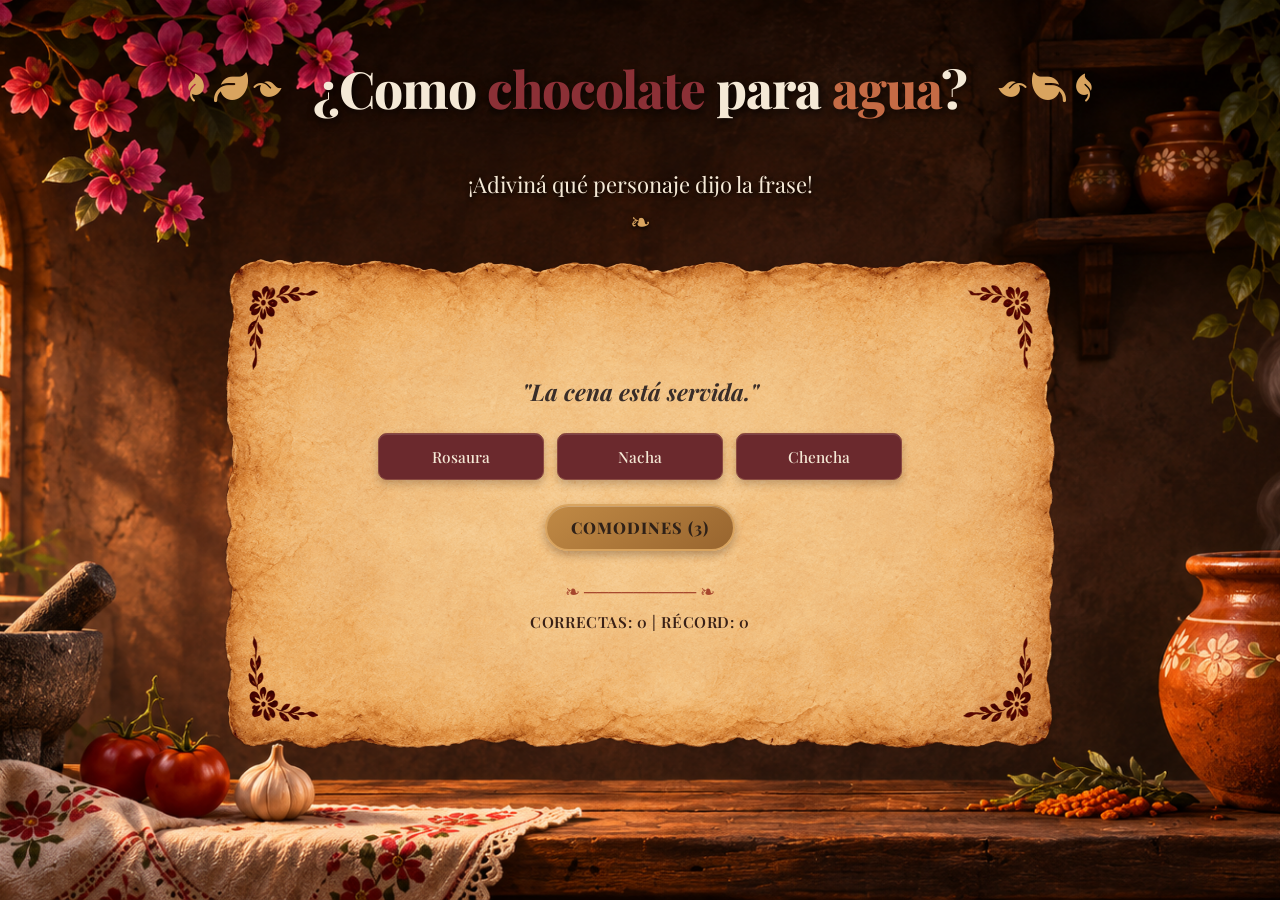
<file: index.html>
<!DOCTYPE html>
<html lang="es">
<head>
    <meta charset="UTF-8">
    <meta name="viewport" content="width=device-width, initial-scale=1.0">
    <title>¿Como chocolate para agua?</title>
    <link rel="stylesheet" href="https://cdnjs.cloudflare.com/ajax/libs/font-awesome/6.7.2/css/all.min.css">
    <link rel="stylesheet" href="style.css">
    <link rel="icon" href="favicon.ico">
</head>
<body>
    <header>
        <div class="title-container">
            <div class="title-decoration left">
                <i class="fa-solid fa-leaf"></i>
                <i class="fa-solid fa-leaf"></i>
                <i class="fa-solid fa-leaf"></i>
            </div>

            <h1>
                ¿Como <span>chocolate</span> para <span>agua</span>?
            </h1>

            <div class="title-decoration right">
                <i class="fa-solid fa-leaf"></i>
                <i class="fa-solid fa-leaf"></i>
                <i class="fa-solid fa-leaf"></i>
            </div>
        </div>

        <p>¡Adiviná qué personaje dijo la frase!</p>
    </header>
    <div class="game">
        <div>
            <div class="phrase"><h2></h2></div>
            <div class="options">
                <button id="opt1"></button>
                <button id="opt2"></button>
                <button id="opt3"></button>
            </div>
            <button id="joker">COMODÍN (3)</button>
        </div>

        <div class="score"><p>CORRECTAS: 0 | RÉCORD: 0</p></div>
    </div>
    <!--<div class="credits">
        <a class="github-link" href="https://github.com/gr1ll0o/como-agua-para-chocolate" target="_blank" rel="noopener noreferrer"><i class="fa-brands fa-github"></i></a><br>
        <p>Proyecto realizado por Giacobini, Grillo, López, Puga, Sayas de 4to 1ra.<br>
        TP de "Lengua y Literatura" del libro "Como Agua Para Chocolate" de Laura Esquivel.</p>
    </div>-->

    <div class="endgame">
        <div>
            <h2>¡Fin del juego!</h2>
            <div id="results"></div>
            <button id="restart">Volver a jugar</button>
        </div>
    </div>

    <audio src="audio/music.mp3"></audio>

    <script src="src/main.js"></script>
</body>
</html>
</file>
<file: style.css>
@import url('https://fonts.googleapis.com/css2?family=Playfair+Display:ital,wght@0,400..900;1,400..900&display=swap');

* { box-sizing: border-box; }

body {
    margin: 0;
    min-height: 100dvh;
    display: flex;
    flex-direction: column;
    align-items: center;

    background-image: url('IMG/background.png');
    background-size: cover;
    background-position: center;
    background-attachment: fixed;   
    color: #392D29;
    font-family: 'Playfair Display', serif;
}
/* Título y subtitulo */
header {
    width: 100%;
    min-height: 20dvh;

    display: flex;
    flex-direction: column;
    justify-content: center;
    align-items: center;
    text-align: center;

    gap: 12px;
    padding: 20px;
}

header h1 {
    font-size: clamp(36px, 4vw, 54px);
    font-weight: 800;
    color: #F5E9D6;
    text-shadow: 2px 3px 8px rgba(0, 0, 0, 0.8);
    letter-spacing: -1px;
}

header h1 span:first-child {
    color: #8B3036;
}

header h1 span:last-child {
    color: #C56B45;
}
.title-container {
    display: flex;
    justify-content: center;
    align-items: center;
    gap: 35px;
}

.title-decoration {
    display: flex;
    align-items: center;
    gap: 8px;
    color: #D9A45F;
    font-size: 28px;
}

.title-decoration i:nth-child(1) {
    transform: rotate(-45deg);
    font-size: 22px;
}

.title-decoration i:nth-child(2) {
    font-size: 34px;
}

.title-decoration i:nth-child(3) {
    transform: rotate(45deg);
    font-size: 22px;
}

.title-decoration.right {
    transform: scaleX(-1);
}

header p {
    margin: 0;
    font-size: 22px;
    color: #F5E9D6;
    text-shadow: 1px 2px 5px #000;
}

header p::after {
    content: "❧";
    display: block;
    color: #D9A45F;
    font-size: 25px;
    margin-top: 5px;
}

/*Juego general*/

.game {
    min-height: 0;
    width: 65%;
    height: 55dvh;
    display: flex;
    flex-direction: column;
    justify-content: center;
    align-items: center;
    text-align: center;
    gap: 28px;
    background-image: url('IMG/paper.png');
    background-size: 100% 100%;
    background-position: center;
    background-repeat: no-repeat;
}

.game > div:first-child {
    width: 100%;
    display: flex;
    flex-direction: column;
    align-items: center;
    gap: 24px;
}

.phrase {
    width: 100%;
    max-width: 52rem;
    font-size: clamp(1.15rem, 1.8vw, 1.65rem);
    font-style: italic;
    font-weight: 600;
    line-height: 1.4;
    color: #392016;
    padding: 0 1rem;
    text-wrap: pretty;
}

.phrase h2 {
    margin: 0;
    font-size: inherit;
    line-height: inherit;
    overflow-wrap: break-word;
}

.options {
    display: flex;
    justify-content: center;
    align-items: center;
    flex-wrap: wrap;
    gap: clamp(0.5rem, 1vw, 1rem);
    width: 100%;
}

/*Puntuación*/

.score {
    text-align: center;
    color: #392016;
}

.score p {
    margin: 0;
    font-size: clamp(0.85rem, 1.2vw, 1.1rem);
    font-weight: 600;
    letter-spacing: 0.04em;
}

.score::before {
    content: "❧  ─────────  ❧";
    display: block;
    color: #A6462D;
    font-size: 1.1rem;
    margin-bottom: 0.5rem;
}

/*Estilos generales de los botones*/

button {
    background: linear-gradient(
        145deg,
        #702B30,
        #5A1E26
    );
    color: #F5E9D6;
    border: 0.08rem solid #8A4940;
    border-radius: 0.55rem;

    padding: 0.75rem 1rem;
    width: clamp(9rem, 13vw, 12.5rem);
    font-family: 'Playfair Display', serif;
    font-size: clamp(0.95rem, 1.2vw, 1.15rem);
    font-weight: 500;
    box-shadow:
        0 0.25rem 0.5rem rgba(43, 23, 15, 0.25),
        inset 0 0.06rem 0 rgba(255, 255, 255, 0.12);
    cursor: pointer;
    transition:
        background 250ms ease,
        color 250ms ease,
        border-color 250ms ease,
        transform 250ms ease,
        box-shadow 250ms ease;
}

button:hover {
    background: linear-gradient(
        145deg,
        #B85B3D,
        #963D2B
    );

    color: #FFF4E2;
    border-color: #D9A45F;

    transform: translateY(-0.2rem);

    box-shadow:
        0 0.4rem 0.8rem rgba(43, 23, 15, 0.3),
        0 0 0 0.1rem rgba(217, 164, 95, 0.2);
}

button:active {
    background: #4A1C20;
    transform: translateY(0) scale(0.97);
    box-shadow: inset 0 0.15rem 0.3rem rgba(0, 0, 0, 0.25);
}

button:focus-visible {
    outline: 0.15rem solid #D9A45F;
    outline-offset: 0.2rem;
}

/* COMODÍN */

#joker {
    width: auto;
    min-width: 190px;
    padding: 0.7rem 1.5rem;

    background: linear-gradient(145deg, #C18A45, #98652F);
    color: #2F2118;

    border: 2px solid #D9A45F;
    border-radius: 2rem;

    font-size: 1rem;
    font-weight: 800;
    letter-spacing: 0.06em;

    box-shadow:
        0 4px 8px rgba(43, 23, 15, 0.3),
        inset 0 1px rgba(255, 255, 255, 0.25);

    transition: all 250ms ease;
}

#joker:hover {
    background: linear-gradient(145deg, #D9A45F, #B87A39);
    color: #392016;
    transform: translateY(-3px);
    box-shadow: 0 6px 12px rgba(43, 23, 15, 0.35);
}

#joker:active {
    transform: scale(0.96);
}


.credits {
    margin-top: auto;
    flex-shrink: 0;
    background-color: #000;
    color: #fff;
    width: 100%;
    min-height: 10dvh;
    display: flex;
    flex-direction: column;
    justify-content: center;
    align-items: center;
    text-align: center;
    padding: 16px;
}

.credits p { 
    font-size: 16px;
    margin: 0;
}

/* popup al perder (milagrosamente funciona) */
.endgame {
    position: fixed;
    inset: 0;
    display: none;
    justify-content: center;
    align-items: center;
    background-color: rgba(57, 45, 41, 0.65);
    z-index: 9999999;
}

.endgame.active { display: flex; }

.endgame > div {
    background-color: #F5EBDD;
    padding: clamp(24px, 5vw, 40px);
    border-radius: 12px;
    text-align: center;
    width: min(400px, calc(100% - 64px));
    box-sizing: border-box;
}

.endgame > div > h2,
.endgame > div > p,
#results { margin: 0; }

.endgame > div > h2 {
    font-size: 32px;
    margin: 0;
}

#record { 
    color: #A4A56A;
    font-weight: 900;
    font-size: 18px; 
}

.github-link {
    color: #F5EBDD;
    text-decoration: none;
    font-size: 24px;
    transition: all 200ms ease;
}

.github-link:hover {
    color: #C56B45;
    transform: translateY(-2px);
}

/*Responsive*/


/* ==========================================
   RESPONSIVE - TABLETS
========================================== */

@media (max-width: 1024px) {

    .game {
        width: 85%;
        height: 55dvh;
    }

    .title-container {
        gap: 18px;
    }

    header h1 {
        font-size: clamp(32px, 4.5vw, 46px);
    }

}


/* ==========================================
   RESPONSIVE - MOBILE
========================================== */

@media (max-width: 600px) {

    body {
        min-height: 100dvh;
        background-image: url("IMG/background-mobile.png");
        background-size: cover;
        background-position: center;
        background-attachment: scroll;
        padding-bottom: 25px;
    }

    /* HEADER */

    header {
        min-height: auto;
        padding: 30px 12px 20px;
        gap: 12px;
    }

    .title-container {
        width: 100%;
        gap: 5px;
    }

    header h1 {
        font-size: clamp(25px, 7vw, 36px);
        line-height: 1.2;
        letter-spacing: -1px;
        margin: 0;
    }

    .title-decoration {
        gap: 2px;
        font-size: 15px;
        flex-shrink: 0;
    }

    .title-decoration i:nth-child(1),
    .title-decoration i:nth-child(3) {
        font-size: 11px;
    }

    .title-decoration i:nth-child(2) {
        font-size: 19px;
    }

    header p {
        font-size: 17px;
    }

    header p::after {
        font-size: 20px;
    }


    /* CONTENEDOR DEL JUEGO */

    .game {
        width: 94%;
        height: auto;
        min-height: 430px;

        padding: 55px 22px;

        background-size: 100% 100%;
        background-position: center;

        gap: 25px;
    }

    .game > div:first-child {
        width: 100%;
        gap: 28px;
    }


    /* FRASE */

    .phrase {
        width: 100%;
        padding: 0 4px;

        font-size: clamp(17px, 4.8vw, 21px);
        line-height: 1.45;
    }


    /* RESPUESTAS */

    .options {
        flex-direction: column;
        align-items: center;
        gap: 12px;
        width: 100%;
    }

    .options button {
        width: 100%;
        max-width: 280px;
        min-height: 48px;

        padding: 12px 15px;
        font-size: 17px;
    }


    /* PUNTUACIÓN */

    .score {
        margin-top: 5px;
    }

    .score p {
        font-size: 13px;
    }

    .score::before {
        font-size: 13px;
        margin-bottom: 8px;
    }


    /* PANTALLA FINAL */

    .endgame > div {
        width: calc(100% - 36px);
        padding: 28px 20px;
    }

    .endgame > div > h2 {
        font-size: 27px;
    }

    #restart {
        width: 100%;
        max-width: 240px;
    }

}


/* ==========================================
   MOBILE PEQUEÑO
========================================== */

@media (max-width: 380px) {

    header h1 {
        font-size: 24px;
    }

    .title-decoration {
        font-size: 12px;
    }

    .title-decoration i:nth-child(2) {
        font-size: 16px;
    }

    .game {
        width: 96%;
        padding: 45px 15px;
    }

    .phrase {
        font-size: 17px;
    }

    .score p {
        font-size: 12px;
    }

}


/* ==========================================
   MOBILE HORIZONTAL
========================================== */

@media (max-height: 500px) and (orientation: landscape) {

    header {
        padding: 12px;
    }

    header h1 {
        font-size: 30px;
    }

    .game {
        height: auto;
        min-height: 350px;
        padding: 35px 20px;
    }

    .options {
        flex-direction: row;
        flex-wrap: wrap;
    }

    .options button {
        width: auto;
        flex: 1;
        min-width: 120px;
    }

}
</file>
